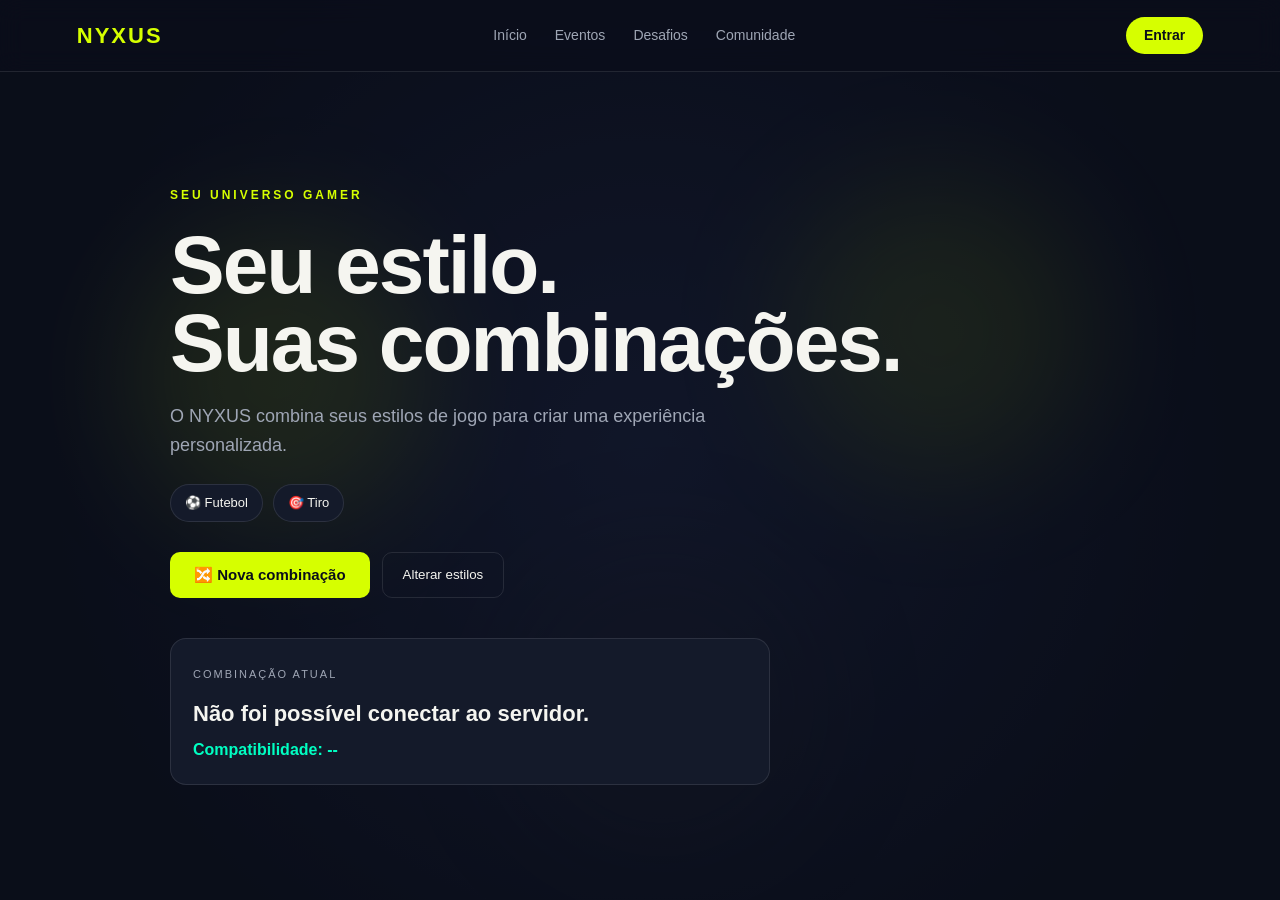
<file: index.html>
<!DOCTYPE html>
<html lang="pt-BR">
<head>
    <meta charset="UTF-8">
    <meta name="viewport" content="width=device-width, initial-scale=1.0">
    <title>NYXUS</title>
    <link rel="stylesheet" href="style.css">
</head>
<body>
    <!-- Animação de fundo -->
    <div id="animationBackground" class="animation-background">
        <div id="animationOne" class="animation-object"></div>
        <div id="animationTwo" class="animation-object"></div>
        <div id="animationThree" class="animation-object"></div>
    </div>
    <div class="overlay"></div> 

    <!-- Cabeçalho -->
    <header class="navbar">
        <div class="logo">NYXUS</div>
        <nav>
            <a href="#">Início</a><a href="#">Eventos</a><a href="#">Desafios</a><a href="#">Comunidade</a>
        </nav>
        <!-- ÁREA DO PERFIL - AGORA DINÂMICA -->
        <div class="profile" id="profileArea">
            <!-- Mostra quando NINGUÉM está logado -->
            <a href="login.html" id="loginLink" class="login-btn">Entrar</a>
            <!-- Mostra quando ALGUÉM está logado (começa escondido) -->
            <div id="userInfo" class="user-logged hidden">
                <div class="avatar" id="avatarLetter"></div>
                <span id="userName"></span>
                <button onclick="sair()" class="logout-btn">sair</button>
            </div>
        </div>
    </header>

    <main>
        <section class="hero">
            <span class="tag">SEU UNIVERSO GAMER</span>
            <h1>Seu estilo.<br>Suas combinações.</h1>
            <p id="description">O NYXUS combina seus estilos de jogo para criar uma experiência personalizada.</p>
            <div id="selectedStyles" class="selected-styles"></div>
            <div class="actions">
                <button id="generateButton" class="primary-button">🔀 Nova combinação</button>
                <button id="changeButton" class="secondary-button">Alterar estilos</button>
            </div>
            <div id="combinationResult" class="combination-result">
                <span class="result-title">COMBINAÇÃO ATUAL</span>
                <div id="resultText">Carregando combinação...</div>
                <div id="score">Compatibilidade: --</div>
            </div>
        </section>

        <section id="stylePanel" class="style-panel hidden">
            <h2>Escolha seus estilos</h2>
            <p>Escolha no máximo 3 estilos.</p>
            <div class="style-options">
                <button class="style-option" data-style="futebol">⚽ Futebol</button>
                <button class="style-option" data-style="tiro">🎯 Tiro</button>
                <button class="style-option" data-style="corrida">🏎‍🟀 Corrida</button>
            </div>
            <label for="animationAmount">Animações por estilo</label>
            <select id="animationAmount"><option value="1">1 animação</option><option value="2">2 animações</option></select>
            <button id="saveStyles" class="primary-button">Salvar combinação</button>
        </section>
    </main>
    <script src="app.js"></script>
</body>
</html>
</file>
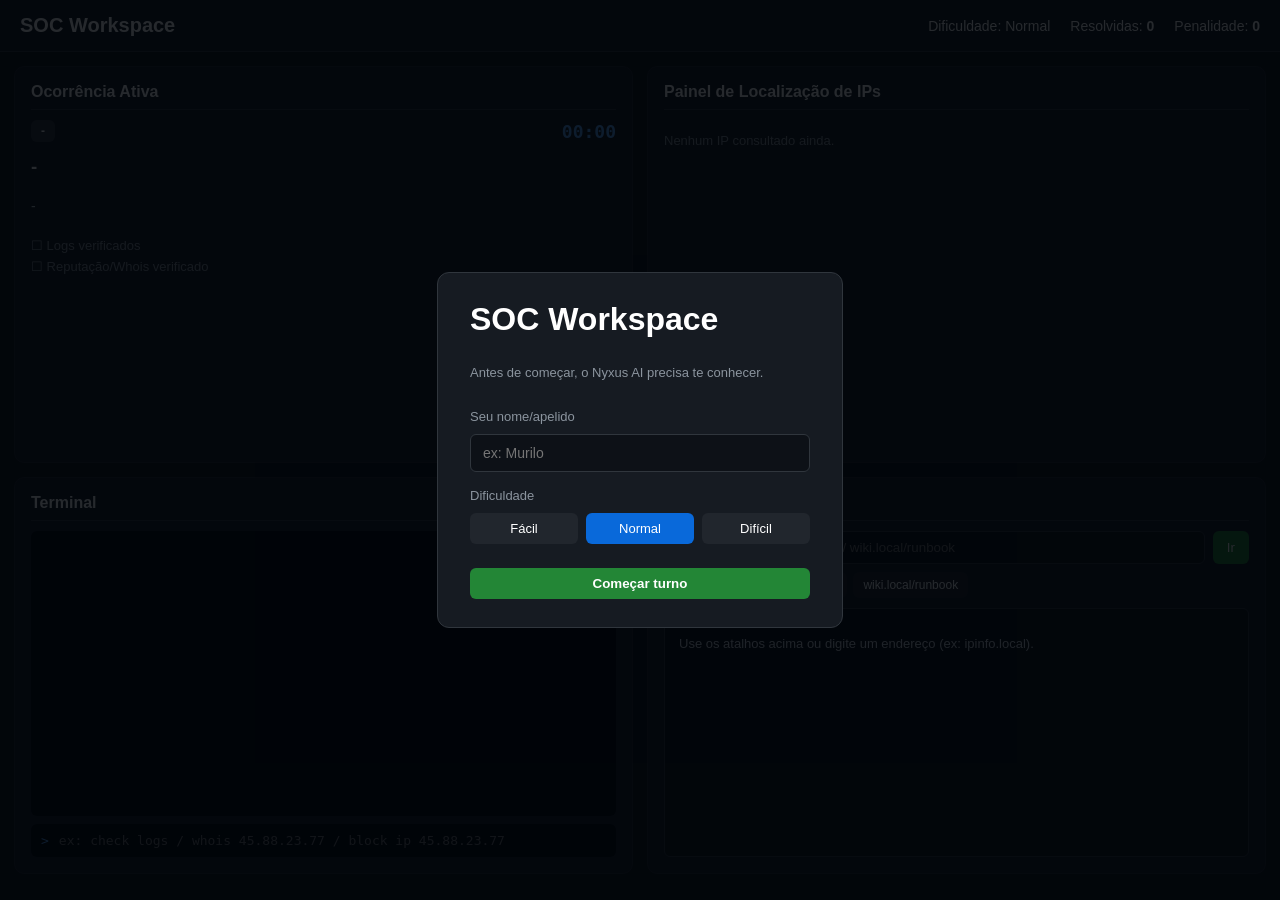
<file: soc-workspace/index.html>
<!DOCTYPE html>
<html lang="pt-BR">
<head>
    <meta charset="UTF-8">
    <meta name="viewport" content="width=device-width, initial-scale=1.0">
    <title>SOC Workspace</title>
    <link rel="stylesheet" href="workspace.css">
</head>
<body>

<!-- Tela inicial -->
<div id="startScreen" class="overlay">
    <div class="start-box">
        <h1>SOC Workspace</h1>
        <p class="muted">Antes de começar, o Nyxus AI precisa te conhecer.</p>

        <label for="playerNameInput">Seu nome/apelido</label>
        <input type="text" id="playerNameInput" placeholder="ex: Murilo" autocomplete="off">

        <label>Dificuldade</label>
        <div class="difficulty-options" id="difficultyOptions">
            <button type="button" class="difficulty-btn" data-diff="facil">Fácil</button>
            <button type="button" class="difficulty-btn selected" data-diff="normal">Normal</button>
            <button type="button" class="difficulty-btn" data-diff="dificil">Difícil</button>
        </div>

        <button id="startButton">Começar turno</button>
    </div>
</div>

<!-- Mensagem do chefe (Nyxus AI) -->
<div id="bossOverlay" class="overlay hidden">
    <div class="boss-box">
        <div class="boss-header">
            <span class="boss-avatar">😎</span>
            <div>
                <div class="boss-name">Nyxus AI</div>
                <div class="boss-role">Chefe de plantão</div>
            </div>
        </div>
        <div id="bossMessageBody" class="boss-body"></div>
        <button id="bossAckButton">Show, vou resolver!</button>
    </div>
</div>

<header>
    <h1>SOC Workspace</h1>
    <div class="status-bar">
        <span id="difficultyLabel">Dificuldade: Normal</span>
        <span>Resolvidas: <strong id="resolvedCount">0</strong></span>
        <span>Penalidade: <strong id="penaltyCount">0</strong></span>
    </div>
</header>

<div class="workspace-grid">

    <!-- Ocorrência ativa -->
    <div class="panel" id="incidentPanel">
        <h2>Ocorrência Ativa</h2>
        <div class="incident-header">
            <span id="incidentPriority" class="priority-badge">-</span>
            <span id="incidentTimer" class="timer">00:00</span>
        </div>
        <h3 id="incidentTitle">-</h3>
        <p id="incidentDescription">-</p>
        <ul class="checklist">
            <li id="checkLogs">☐ Logs verificados</li>
            <li id="checkWhois">☐ Reputação/Whois verificado</li>
        </ul>
    </div>

    <!-- Painel de IPs -->
    <div class="panel" id="ipPanel">
        <h2>Painel de Localização de IPs</h2>
        <div id="ipInfoBox" class="ip-info-box">
            <p class="muted">Nenhum IP consultado ainda.</p>
        </div>
    </div>

    <!-- Terminal -->
    <div class="panel" id="terminalPanel">
        <h2>Terminal</h2>
        <div id="terminalOutput" class="terminal-output"></div>
        <div class="terminal-input-row">
            <span class="prompt">&gt;</span>
            <input type="text" id="terminalInput" placeholder="ex: check logs / whois 45.88.23.77 / block ip 45.88.23.77" autocomplete="off">
        </div>
    </div>

    <!-- Navegador -->
    <div class="panel" id="browserPanel">
        <h2>Navegador</h2>
        <div class="browser-bar">
            <input type="text" id="browserUrl" placeholder="ipinfo.local / threatintel.local / wiki.local/runbook">
            <button onclick="goToUrl()">Ir</button>
        </div>
        <div class="bookmarks">
            <button onclick="navigate('ipinfo.local')">ipinfo.local</button>
            <button onclick="navigate('threatintel.local')">threatintel.local</button>
            <button onclick="navigate('wiki.local/runbook')">wiki.local/runbook</button>
        </div>
        <div id="browserContent" class="browser-content">
            <p>Use os atalhos acima ou digite um endereço (ex: ipinfo.local).</p>
        </div>
    </div>

</div>

<script src="workspace.js"></script>
</body>
</html>
</file>
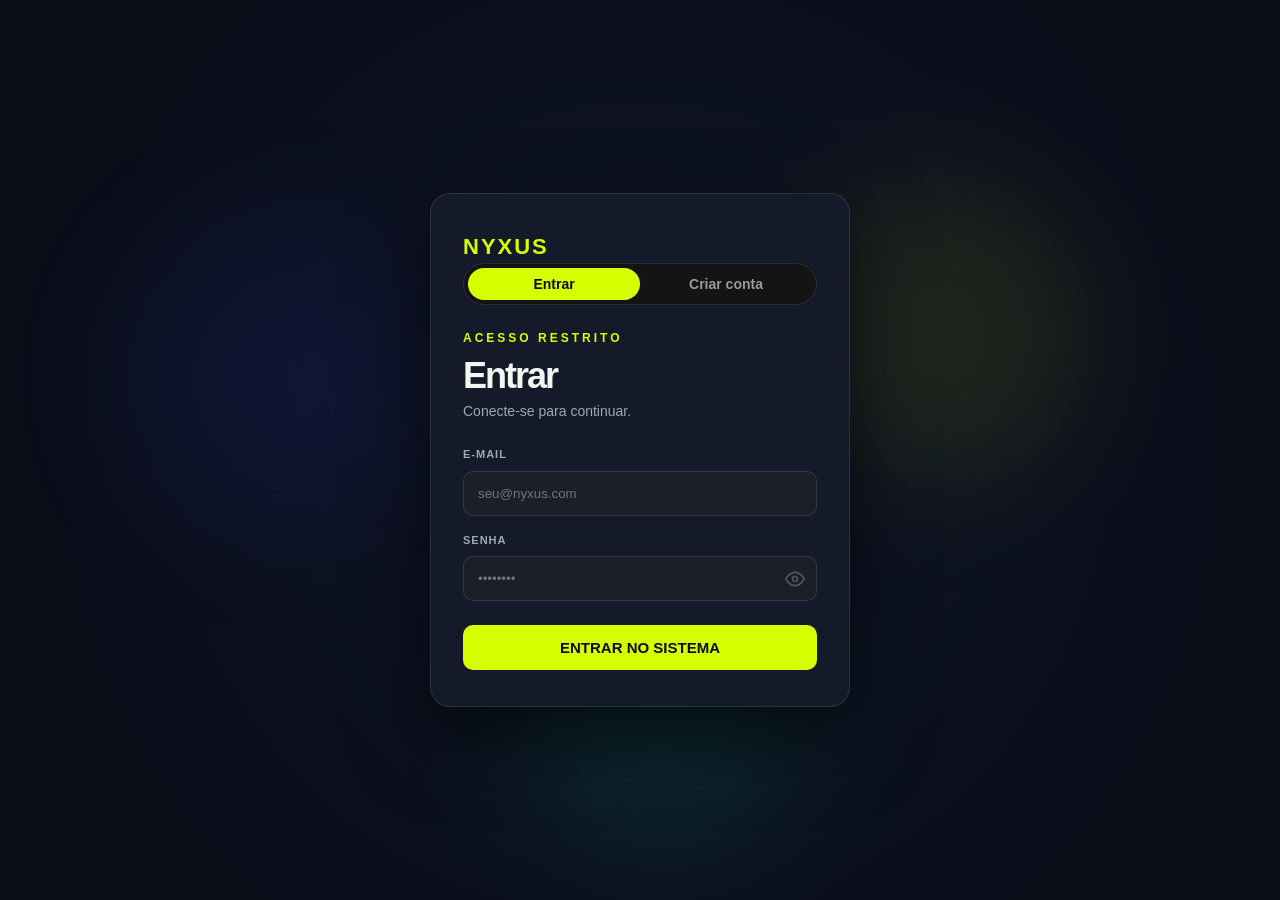
<file: catalogo.html>
<!DOCTYPE html>
<html lang="pt-BR">
<head>
  <meta charset="UTF-8">
  <meta name="viewport" content="width=device-width, initial-scale=1.0">
  <title>NYXUS - Catálogo</title>
  <link rel="stylesheet" href="style.css">
  <link rel="stylesheet" href="catalogo.css">
</head>
<body>

  <header class="navbar">
    <div class="logo">NYXUS</div>
    <nav>
      <a href="index.html">Início</a>
      <a href="#" class="nav-active">Catálogo</a>
      <a href="#">Eventos</a>
      <a href="#">Comunidade</a>
    </nav>
    <div class="user-info">
      <div id="avatarLetter" class="avatar"></div>
      <div>
        <div id="userName"></div>
        <div id="planoBadge" class="plano-badge"></div>
      </div>
      <button onclick="sair()">Sair</button>
    </div>
  </header>

  <main class="catalogo-main">
    <header class="catalogo-header">
      <h1>Catálogo de Jogos</h1>
      <p class="catalogo-sub">Escolha entre jogos grátis e premium</p>
      <div class="catalogo-filtros">
        <button class="filtro-btn active" data-filtro="todos">Todos</button>
        <button class="filtro-btn" data-filtro="futebol">Futebol</button>
        <button class="filtro-btn" data-filtro="corrida">Corrida</button>
        <button class="filtro-btn" data-filtro="luta">Luta</button>
        <button class="filtro-btn" data-filtro="construcao">Construção</button>
        <button class="filtro-btn" data-filtro="cyber">Cyber</button>
      </div>
    </header>

    <section class="catalogo-secao">
      <div class="secao-header">
        <h2>Jogos Grátis</h2>
      </div>
      <div id="gridGratis" class="jogos-grid"></div>
    </section>

    <section class="catalogo-secao">
      <div class="secao-header">
        <h2>Jogos Premium <span class="plano-badge badge-premium">⭐ Premium</span></h2>
      </div>
      <div id="gridPremium" class="jogos-grid"></div>
    </section>
  </main>

  <!-- Modal de assinatura -->
  <div id="modalAssinatura" class="modal">
    <div class="modal-content">
      <h2>Escolha seu plano</h2>
      <p>Desbloqueie todos os jogos premium e aproveite sem limites!</p>

      <div class="planos">
        <div class="plano-card plano-gratis">
          <h3>🔓 Plano Grátis</h3>
          <p>Acesso apenas aos jogos grátis.</p>
          <button disabled>Já ativo</button>
        </div>

        <div class="plano-card plano-mensal">
          <h3>💳 Plano Mensal</h3>
          <p>R$ 19,90/mês</p>
          <button onclick="assinarPlano('mensal')">Assinar</button>
        </div>

        <div class="plano-card plano-anual">
          <h3>⭐ Plano Anual</h3>
          <p>R$ 199,00/ano</p>
          <button onclick="assinarPlano('anual')">Assinar</button>
        </div>
      </div>

      <button onclick="fecharModal()">Fechar</button>
    </div>
  </div>

  <!-- Modal de introdução do jogo -->
  <div id="modalJogo" class="modal">
    <div class="modal-content">
      <h2 id="modalJogoNome"></h2>
      <p id="modalJogoDesc"></p>
      <button id="modalJogoBtn" class="primary-button">▶ Jogar agora</button>
      <button onclick="fecharModalJogo()">Fechar</button>
    </div>
  </div>

  <!-- Modal de jogo embutido -->
  <div id="modalJogoEmbed" class="jogo-embed-overlay">
    <div class="jogo-embed-topbar">
      <span id="jogoEmbedNome"></span>
      <button onclick="fecharJogoEmbed()">✕ Voltar ao catálogo</button>
    </div>
    <div id="jogoEmbedFrame" class="jogo-embed-frame-wrap"></div>
  </div>

  <!-- Jogos pré-carregados escondidos (ficam prontos assim que a página abre) -->
  <div id="jogoPreloadContainer" style="display:none;"></div>

  <style>
    .jogo-embed-overlay{
      display:none;
      position:fixed;
      inset:0;
      z-index:1000;
      background:#000;
      flex-direction:column;
    }
    .jogo-embed-overlay.open{
      display:flex;
    }
    .jogo-embed-topbar{
      display:flex;
      justify-content:space-between;
      align-items:center;
      padding:10px 16px;
      background:#161b22;
      border-bottom:1px solid #30363d;
      color:white;
      font-family:Arial, sans-serif;
    }
    .jogo-embed-topbar button{
      background:#21262d;
      color:white;
      border:none;
      padding:8px 14px;
      border-radius:6px;
      cursor:pointer;
    }
    .jogo-embed-topbar button:hover{
      background:#30363d;
    }
    .jogo-embed-frame-wrap{
      flex:1;
      display:flex;
    }
    .jogo-embed-frame-wrap iframe,
    .jogo-preload-frame{
      width:100%;
      height:100%;
      border:none;
      flex:1;
    }
  </style>

  <script src="catalogo.js"></script>
</body>
</html>
</file>
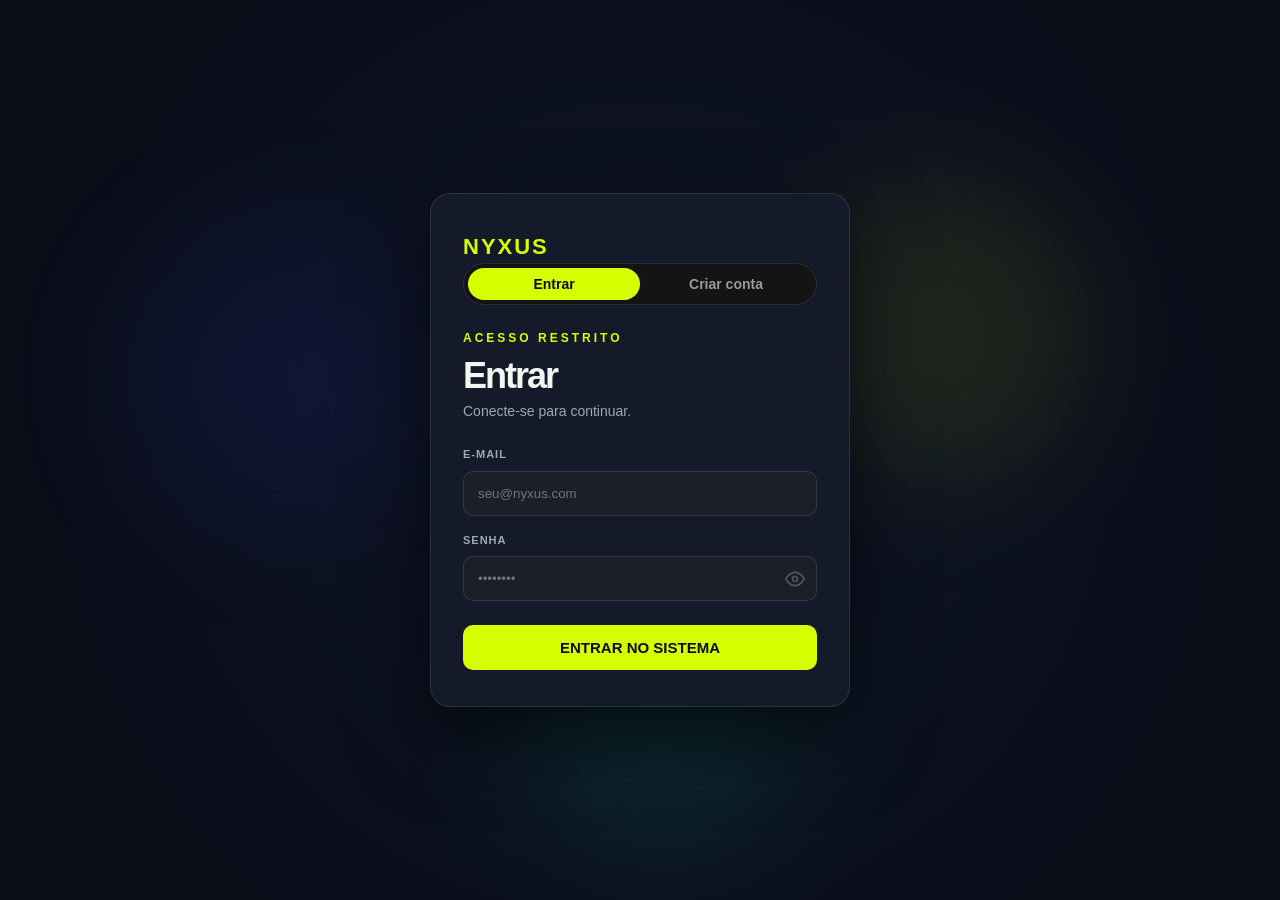
<file: login.html>
<!DOCTYPE html>
<html lang="pt-br">
<head>
<meta charset="UTF-8">
<meta name="viewport" content="width=device-width, initial-scale=1.0">
<title>NYXUS - Acesso</title>
<link rel="stylesheet" href="style.css">
<link rel="stylesheet" href="login.css">
</head>
<body>

<div class="animation-background">
  <div class="animation-object" id="animationOne"></div>
  <div class="animation-object" id="animationTwo"></div>
  <div class="animation-object" id="animationThree"></div>
</div>
<div class="overlay"></div>

<div class="login-wrapper">
  <div class="login-card">
    <div class="logo">NYXUS</div>

    <!-- Abas -->
    <div class="tabs">
      <button class="tab active" id="tabEntrar" onclick="trocarAba('entrar')">Entrar</button>
      <button class="tab" id="tabCadastro" onclick="trocarAba('cadastro')">Criar conta</button>
    </div>

    <!-- Formulário de Login -->
    <div id="painelEntrar">
      <div class="tag">Acesso restrito</div>
      <h1>Entrar</h1>
      <p class="sub">Conecte-se para continuar.</p>

      <form id="loginForm">
        <label class="login-label">E-MAIL</label>
        <input class="login-input" type="email" id="loginEmail" placeholder="seu@nyxus.com" required>

        <label class="login-label">SENHA</label>
        <div class="input-password-wrapper">
          <input class="login-input" type="password" id="loginSenha" placeholder="••••••••" required>
          <button type="button" class="toggle-password" id="toggleLogin" aria-label="Mostrar senha">
            <svg id="iconShowLogin" xmlns="http://www.w3.org/2000/svg" width="20" height="20" viewBox="0 0 24 24" fill="none" stroke="currentColor" stroke-width="2" stroke-linecap="round" stroke-linejoin="round">
              <path d="M1 12s4-8 11-8 11 8 11 8-4 8-11 8-11-8-11-8z"/>
              <circle cx="12" cy="12" r="3"/>
            </svg>
            <svg id="iconHideLogin" xmlns="http://www.w3.org/2000/svg" width="20" height="20" viewBox="0 0 24 24" fill="none" stroke="currentColor" stroke-width="2" stroke-linecap="round" stroke-linejoin="round" style="display:none">
              <path d="M17.94 17.94A10.07 10.07 0 0 1 12 20c-7 0-11-8-11-8a18.45 18.45 0 0 1 5.06-5.94"/>
              <path d="M9.9 4.24A9.12 9.12 0 0 1 12 4c7 0 11 8 11 8a18.5 18.5 0 0 1-2.16 3.19"/>
              <line x1="1" y1="1" x2="23" y2="23"/>
            </svg>
          </button>
        </div>

        <button class="primary-button login-submit" type="submit">ENTRAR NO SISTEMA</button>
      </form>

      <div class="login-result" id="resultBoxLogin">
        <div class="result-title" id="resultTitleLogin">STATUS</div>
        <div id="loginMsg"></div>
      </div>
    </div>

    <!-- Formulário de Cadastro -->
    <div id="painelCadastro" style="display:none">
      <div class="tag">Crie sua conta</div>
      <h1>Cadastro</h1>
      <p class="sub">Preencha os dados para começar.</p>

      <form id="cadastroForm">
        <label class="login-label">NOME</label>
        <input class="login-input" type="text" id="cadastroNome" placeholder="Seu nome" required>

        <label class="login-label">E-MAIL</label>
        <input class="login-input" type="email" id="cadastroEmail" placeholder="seu@nyxus.com" required>

        <label class="login-label">SENHA</label>
        <div class="input-password-wrapper">
          <input class="login-input" type="password" id="cadastroSenha" placeholder="••••••••" required>
          <button type="button" class="toggle-password" id="toggleCadastro" aria-label="Mostrar senha">
            <svg id="iconShowCadastro" xmlns="http://www.w3.org/2000/svg" width="20" height="20" viewBox="0 0 24 24" fill="none" stroke="currentColor" stroke-width="2" stroke-linecap="round" stroke-linejoin="round">
              <path d="M1 12s4-8 11-8 11 8 11 8-4 8-11 8-11-8-11-8z"/>
              <circle cx="12" cy="12" r="3"/>
            </svg>
            <svg id="iconHideCadastro" xmlns="http://www.w3.org/2000/svg" width="20" height="20" viewBox="0 0 24 24" fill="none" stroke="currentColor" stroke-width="2" stroke-linecap="round" stroke-linejoin="round" style="display:none">
              <path d="M17.94 17.94A10.07 10.07 0 0 1 12 20c-7 0-11-8-11-8a18.45 18.45 0 0 1 5.06-5.94"/>
              <path d="M9.9 4.24A9.12 9.12 0 0 1 12 4c7 0 11 8 11 8a18.5 18.5 0 0 1-2.16 3.19"/>
              <line x1="1" y1="1" x2="23" y2="23"/>
            </svg>
          </button>
        </div>

        <label class="login-label">CONFIRMAR SENHA</label>
        <div class="input-password-wrapper">
          <input class="login-input" type="password" id="cadastroConfirmar" placeholder="••••••••" required>
          <button type="button" class="toggle-password" id="toggleConfirmar" aria-label="Mostrar senha">
            <svg id="iconShowConfirmar" xmlns="http://www.w3.org/2000/svg" width="20" height="20" viewBox="0 0 24 24" fill="none" stroke="currentColor" stroke-width="2" stroke-linecap="round" stroke-linejoin="round">
              <path d="M1 12s4-8 11-8 11 8 11 8-4 8-11 8-11-8-11-8z"/>
              <circle cx="12" cy="12" r="3"/>
            </svg>
            <svg id="iconHideConfirmar" xmlns="http://www.w3.org/2000/svg" width="20" height="20" viewBox="0 0 24 24" fill="none" stroke="currentColor" stroke-width="2" stroke-linecap="round" stroke-linejoin="round" style="display:none">
              <path d="M17.94 17.94A10.07 10.07 0 0 1 12 20c-7 0-11-8-11-8a18.45 18.45 0 0 1 5.06-5.94"/>
              <path d="M9.9 4.24A9.12 9.12 0 0 1 12 4c7 0 11 8 11 8a18.5 18.5 0 0 1-2.16 3.19"/>
              <line x1="1" y1="1" x2="23" y2="23"/>
            </svg>
          </button>
        </div>

        <label class="login-label">CÓDIGO DE ACESSO</label>
        <input class="login-input" type="text" id="cadastroCodigo" placeholder="NYXUS-XXXX-XXXX" required>

        <button class="primary-button login-submit" type="submit">CRIAR CONTA</button>
      </form>

      <div class="login-result" id="resultBoxCadastro">
        <div class="result-title" id="resultTitleCadastro">STATUS</div>
        <div id="cadastroMsg"></div>
      </div>
    </div>

  </div>
</div>

<style>
  .tabs {
    display: flex;
    gap: 0;
    margin-bottom: 1.5rem;
    background: var(--bg-surface, #141414);
    border: 1px solid var(--border, rgba(255,255,255,0.07));
    border-radius: 999px;
    padding: 4px;
  }
  .tab {
    flex: 1;
    background: none;
    border: none;
    color: var(--text-secondary, #9a9a9a);
    font-family: 'Space Grotesk', sans-serif;
    font-size: 0.875rem;
    font-weight: 600;
    padding: 0.5rem 1rem;
    border-radius: 999px;
    cursor: pointer;
    transition: all 0.25s ease;
  }
  .tab.active {
    background: var(--lima, #D6FF00);
    color: #0d0d0d;
  }
  .input-password-wrapper {
    position: relative;
    display: flex;
    align-items: center;
  }
  .input-password-wrapper .login-input {
    width: 100%;
    padding-right: 2.8rem;
  }
  .toggle-password {
    position: absolute;
    right: 0.75rem;
    background: none;
    border: none;
    cursor: pointer;
    color: var(--text-muted, #555);
    display: flex;
    align-items: center;
    padding: 0;
    transition: color 0.2s;
  }
  .toggle-password:hover { color: var(--lima, #D6FF00); }
</style>

<script src="login.js"></script>
</body>
</html>
</file>
<file: style.css>
/* Remove margens e espaçamentos padrão de todos os elementos. */
* {
    margin: 0;
    padding: 0;
    box-sizing: border-box;
}

/* Define as cores principais do projeto NIXUS. */
:root {
    /* Fundo principal. */
    --bg: #0A0E1A;
    /* Fundo dos cards. */
    --bg-card: #141A2A;
    /* Cor dos textos principais. */
    --text: #F5F5F0;
    /* Cor dos textos secundários. */
    --text-dim: #9fa6b5;
    /* Cor principal - lima tóxico. */
    --primary: #D6FF00;
    /* Cor secundária - ciano. */
    --secondary: #00FFC2;
    /* Cor das bordas. */
    --border: rgba(255, 255, 255, 0.1);
    /* Arredondamento padrão. */
    --radius: 16px;
}

/* Define o comportamento geral da página. */
body {
    /* Fonte mais moderna e legível. */
    font-family: 'Inter', Arial, Helvetica, sans-serif;
    background: var(--bg);
    color: var(--text);
    overflow-x: hidden;
    min-height: 100vh;
    line-height: 1.5;
    -webkit-font-smoothing: antialiased;
}

/* Define o fundo animado. */
.animation-background {
    position: fixed;
    inset: 0;
    z-index: -3;
    overflow: hidden;
    background: radial-gradient(circle at center, #1a2340, var(--bg) 75%);
}

/* Cria os objetos que representam as animações. */
.animation-object {
    position: absolute;
    width: 300px;
    height: 300px;
    border-radius: 50%;
    filter: blur(60px);
    opacity: 0.22;
    will-change: transform;
    transition: all 1.5s ease;
}

/* Define a primeira esfera visual. */
#animationOne {
    left: 10%;
    top: 25%;
    background: #334dff;
    animation: moveOne 7s infinite alternate ease-in-out;
}

/* Define a segunda esfera visual. */
#animationTwo {
    right: 15%;
    top: 20%;
    background: var(--primary);
    animation: moveTwo 8s infinite alternate ease-in-out;
}

/* Define a terceira esfera visual. */
#animationThree {
    left: 40%;
    bottom: 5%;
    background: var(--secondary);
    animation: moveThree 9s infinite alternate ease-in-out;
}

/* Define o movimento da primeira animação. */
@keyframes moveOne {
    from { transform: translate(0, 0) scale(1); }
    to { transform: translate(120px, 70px) scale(1.4); }
}

/* Define o movimento da segunda animação. */
@keyframes moveTwo {
    from { transform: translate(0, 0) scale(1); }
    to { transform: translate(-100px, 80px) scale(1.3); }
}

/* Define o movimento da terceira animação. */
@keyframes moveThree {
    from { transform: translate(0, 0) scale(1); }
    to { transform: translate(80px, -100px) scale(1.5); }
}

/* Cria uma camada escura sobre o fundo. */
.overlay {
    position: fixed;
    inset: 0;
    background: rgba(10, 14, 26, 0.6);
    z-index: -2;
}

/* Define o cabeçalho. */
.navbar {
    display: flex;
    align-items: center;
    justify-content: space-between;
    min-height: 72px;
    padding: 0 6%;
    border-bottom: 1px solid var(--border);
    background: rgba(10, 14, 26, 0.7);
    backdrop-filter: blur(12px);
    position: sticky;
    top: 0;
    z-index: 10;
}

/* Define o logotipo. */
.logo {
    font-size: 22px;
    font-weight: 900;
    letter-spacing: 2px;
    color: var(--primary);
}

/* Define o menu. */
nav {
    display: flex;
    gap: 28px;
}

/* Define os links. */
nav a {
    text-decoration: none;
    color: var(--text-dim);
    font-size: 14px;
    font-weight: 500;
    transition: 0.2s;
}

/* Define o comportamento ao passar o mouse. */
nav a:hover {
    color: var(--primary);
}

/* Define a área do perfil. */
.profile {
    display: flex;
    align-items: center;
    gap: 12px;
}

/* Define o botão de entrar. */
.login-btn {
    background: var(--primary);
    color: var(--bg);
    padding: 8px 18px;
    border-radius: 99px;
    text-decoration: none;
    font-weight: 800;
    font-size: 14px;
    transition: 0.2s;
}
.login-btn:hover {
    filter: brightness(1.1);
}

/* Define área do usuário logado. */
.user-logged {
    display: flex;
    align-items: center;
    gap: 10px;
}

/* Define o avatar. */
.avatar {
    width: 36px;
    height: 36px;
    border-radius: 50%;
    display: grid;
    place-items: center;
    background: var(--primary);
    color: var(--bg);
    font-weight: 900;
}

/* Define botão sair. */
.logout-btn {
    background: transparent;
    border: 1px solid var(--border);
    color: var(--text-dim);
    padding: 4px 10px;
    border-radius: 20px;
    cursor: pointer;
    font-size: 12px;
}

/* Define a área principal. */
main {
    position: relative;
    min-height: calc(100vh - 72px);
}

/* Define a seção principal. */
.hero {
    max-width: 1000px;
    margin: 0 auto;
    padding: 110px 30px 80px;
}

/* Define a pequena etiqueta. */
.tag {
    color: var(--primary);
    font-size: 12px;
    letter-spacing: 3px;
    font-weight: 800;
    text-transform: uppercase;
}

/* Define o título. */
h1 {
    font-size: clamp(44px, 7vw, 82px);
    line-height: 0.95;
    margin: 20px 0;
    font-weight: 800;
    letter-spacing: -2px;
}

/* Define o parágrafo. */
.hero p {
    max-width: 600px;
    font-size: 18px;
    line-height: 1.6;
    color: var(--text-dim);
}

/* Define a área dos estilos selecionados. */
.selected-styles {
    display: flex;
    flex-wrap: wrap;
    gap: 10px;
    margin-top: 25px;
}

/* Define cada estilo. */
.style-chip {
    background: var(--bg-card);
    border: 1px solid var(--border);
    border-radius: 30px;
    padding: 8px 14px;
    color: var(--text);
    font-size: 13px;
}

/* Define a área dos botões. */
.actions {
    display: flex;
    gap: 12px;
    margin-top: 30px;
    flex-wrap: wrap;
}

/* Define o botão principal. */
.primary-button {
    border: none;
    background: var(--primary);
    color: var(--bg);
    padding: 14px 24px;
    border-radius: 10px;
    cursor: pointer;
    font-size: 15px;
    font-weight: 800;
    transition: 0.2s;
}

/* Define o efeito do botão principal. */
.primary-button:hover {
    transform: translateY(-2px);
    box-shadow: 0 8px 20px rgba(214, 255, 0, 0.25);
}

/* Define o botão secundário. */
.secondary-button {
    background: transparent;
    color: var(--text);
    border: 1px solid var(--border);
    padding: 14px 20px;
    border-radius: 10px;
    cursor: pointer;
    transition: 0.2s;
}
.secondary-button:hover {
    border-color: var(--text);
}

/* Define o painel de resultado. */
.combination-result {
    max-width: 600px;
    margin-top: 40px;
    background: var(--bg-card);
    border: 1px solid var(--border);
    border-radius: var(--radius);
    padding: 22px;
}

/* Define o título do resultado. */
.result-title {
    font-size: 11px;
    letter-spacing: 2px;
    color: var(--text-dim);
}

/* Define o texto do resultado. */
#resultText {
    margin-top: 12px;
    font-size: 22px;
    font-weight: 700;
}

/* Define a pontuação. */
#score {
    margin-top: 8px;
    color: var(--secondary);
    font-weight: 700;
}

/* Define o painel de seleção. */
.style-panel {
    position: fixed;
    top: 50%;
    left: 50%;
    transform: translate(-50%, -50%);
    width: min(90%, 500px);
    background: var(--bg-card);
    border: 1px solid var(--border);
    border-radius: 20px;
    padding: 30px;
    z-index: 20;
    box-shadow: 0 30px 100px rgba(0, 0, 0, 0.6);
}

/* Esconde o painel quando necessário. */
.hidden {
    display: none !important;
}

/* Define o título do painel. */
.style-panel h2 {
    margin-bottom: 8px;
}

/* Define o texto do painel. */
.style-panel p {
    color: var(--text-dim);
    margin-bottom: 20px;
}

/* Define as opções de estilo. */
.style-options {
    display: grid;
    grid-template-columns: repeat(3, 1fr);
    gap: 10px;
    margin-bottom: 20px;
}

/* Define cada opção. */
.style-option {
    background: #1a1f2a;
    border: 1px solid var(--border);
    color: white;
    padding: 14px 8px;
    border-radius: 10px;
    cursor: pointer;
    transition: 0.2s;
}
.style-option:hover {
    border-color: var(--primary);
}

/* Define uma opção selecionada. */
.style-option.selected {
    border-color: var(--primary);
    background: rgba(214, 255, 0, 0.15);
    color: var(--primary);
    font-weight: 700;
}

/* Define o seletor. */
select {
    width: 100%;
    margin: 10px 0 20px;
    padding: 12px;
    background: #1a1f2a;
    color: white;
    border: 1px solid var(--border);
    border-radius: 8px;
}

/* Melhora acessibilidade no foco. */
a:focus-visible, button:focus-visible, select:focus-visible {
    outline: 2px solid var(--primary);
    outline-offset: 2px;
}

/* Adapta o menu para telas menores. */
@media (max-width: 700px) {
    nav {
        display: none;
    }
    .hero {
        padding-top: 70px;
    }
    h1 {
        font-size: 48px;
    }
    .style-options {
        grid-template-columns: 1fr;
    }
}
</file>
<file: soc-workspace/workspace.css>
body{
    margin:0;
    font-family:Arial, sans-serif;
    background:#0d1117;
    color:white;
    height:100vh;
    overflow:hidden;
}

header{
    background:#161b22;
    padding:14px 20px;
    display:flex;
    justify-content:space-between;
    align-items:center;
    border-bottom:1px solid #30363d;
}

header h1{
    margin:0;
    font-size:20px;
}

.status-bar{
    display:flex;
    gap:20px;
    font-size:14px;
}

.workspace-grid{
    display:grid;
    grid-template-columns: 1fr 1fr;
    grid-template-rows: 1fr 1fr;
    gap:14px;
    padding:14px;
    height:calc(100vh - 64px);
    box-sizing:border-box;
}

.panel{
    background:#161b22;
    border:1px solid #21262d;
    border-radius:10px;
    padding:16px;
    display:flex;
    flex-direction:column;
    overflow:hidden;
}

.panel h2{
    margin:0 0 10px 0;
    font-size:16px;
    border-bottom:1px solid #30363d;
    padding-bottom:8px;
}

.muted{
    color:#8b949e;
    font-size:13px;
}

/* ---- Ocorrência ---- */

.incident-header{
    display:flex;
    justify-content:space-between;
    align-items:center;
    margin-bottom:8px;
}

.priority-badge{
    padding:4px 10px;
    border-radius:6px;
    font-size:12px;
    font-weight:bold;
    background:#30363d;
}

.priority-badge.LOW{ background:#1a7f37; }
.priority-badge.MEDIUM{ background:#9e6a03; }
.priority-badge.HIGH{ background:#bc4c00; }
.priority-badge.CRITICAL{ background:#b62324; }

.boss-priority.LOW{ background:#1a7f37; }
.boss-priority.MEDIUM{ background:#9e6a03; }
.boss-priority.HIGH{ background:#bc4c00; }
.boss-priority.CRITICAL{ background:#b62324; }

.timer{
    font-family:monospace;
    font-size:18px;
    font-weight:bold;
    color:#58a6ff;
}

.timer.low-time{
    color:#f85149;
    animation: blinkTimer 1s infinite;
}

@keyframes blinkTimer{
    0%,100%{ opacity:1; }
    50%{ opacity:0.4; }
}

#incidentTitle{
    margin:6px 0;
}

#incidentDescription{
    font-size:14px;
    color:#c9d1d9;
}

.checklist{
    list-style:none;
    padding:0;
    margin-top:10px;
    font-size:13px;
}

.checklist li{
    margin-bottom:6px;
    color:#8b949e;
}

.checklist li.done{
    color:#3fb950;
}

/* ---- Painel de IPs ---- */

.ip-info-box{
    font-size:13px;
    overflow-y:auto;
}

.ip-record{
    background:#0d1117;
    border:1px solid #30363d;
    border-radius:6px;
    padding:10px;
    margin-bottom:8px;
}

.ip-record .ip-title{
    font-weight:bold;
    margin-bottom:4px;
}

.verdict-malicious{
    color:#f85149;
    font-weight:bold;
}

.verdict-clean{
    color:#3fb950;
    font-weight:bold;
}

.confirm-btn{
    margin-top:8px;
    background:#9e6a03;
    font-size:12px;
    padding:6px 10px;
}

.confirm-btn:hover{
    background:#bb8009;
}

.confirmed-tag{
    margin-top:8px;
    color:#3fb950;
    font-weight:bold;
    font-size:12px;
}

/* ---- Terminal ---- */

.terminal-output{
    flex:1;
    overflow-y:auto;
    font-family:monospace;
    font-size:13px;
    background:#010409;
    border-radius:6px;
    padding:10px;
    margin-bottom:8px;
}

.terminal-output .cmd-echo{
    color:#58a6ff;
}

.terminal-output .log-line{
    color:#c9d1d9;
}

.terminal-output .warn-text{
    color:#e3b341;
}

.terminal-output .success-text{
    color:#3fb950;
}

.terminal-output .critical-text{
    color:#f85149;
}

.terminal-output .low-text{
    color:#3fb950;
}

.terminal-output .muted-text{
    color:#8b949e;
    font-style:italic;
}

.terminal-input-row{
    display:flex;
    align-items:center;
    gap:8px;
    background:#010409;
    border-radius:6px;
    padding:8px 10px;
}

.prompt{
    color:#58a6ff;
    font-family:monospace;
}

#terminalInput{
    flex:1;
    background:transparent;
    border:none;
    outline:none;
    color:white;
    font-family:monospace;
    font-size:13px;
}

/* ---- Navegador ---- */

.browser-bar{
    display:flex;
    gap:8px;
    margin-bottom:8px;
}

#browserUrl{
    flex:1;
    padding:8px 10px;
    border-radius:6px;
    border:1px solid #30363d;
    background:#0d1117;
    color:white;
}

.bookmarks{
    display:flex;
    gap:6px;
    margin-bottom:10px;
}

.bookmarks button{
    background:#21262d;
    font-size:12px;
    padding:6px 10px;
}

.browser-content{
    flex:1;
    background:#0d1117;
    color:#c9d1d9;
    border-radius:6px;
    padding:14px;
    overflow-y:auto;
    font-size:13px;
    border:1px solid #30363d;
}

.browser-content h3{
    margin-top:0;
    color:white;
}

.browser-content input{
    padding:6px 8px;
    border:1px solid #30363d;
    border-radius:4px;
    margin-right:6px;
    background:#161b22;
    color:white;
}

.browser-content button{
    background:#0969da;
    color:white;
    padding:6px 12px;
    font-size:13px;
    border:none;
    border-radius:4px;
    cursor:pointer;
}

button{
    padding:8px 14px;
    cursor:pointer;
    background:#238636;
    color:white;
    border:none;
    border-radius:6px;
}

button:hover{
    background:#2ea043;
}

/* ---- Overlays (tela inicial e mensagem do chefe) ---- */

.overlay{
    position:fixed;
    inset:0;
    background:rgba(1,4,9,0.85);
    display:flex;
    align-items:center;
    justify-content:center;
    z-index:100;
}

.overlay.hidden{
    display:none;
}

.start-box{
    background:#161b22;
    border:1px solid #30363d;
    border-radius:12px;
    padding:28px 32px;
    width:340px;
    display:flex;
    flex-direction:column;
    gap:10px;
}

.start-box h1{
    margin:0 0 4px 0;
}

.start-box label{
    font-size:13px;
    color:#8b949e;
    margin-top:6px;
}

.start-box input{
    padding:10px 12px;
    border-radius:6px;
    border:1px solid #30363d;
    background:#0d1117;
    color:white;
    font-size:14px;
}

.difficulty-options{
    display:flex;
    gap:8px;
}

.difficulty-btn{
    flex:1;
    background:#21262d;
    font-size:13px;
    padding:8px 6px;
}

.difficulty-btn.selected{
    background:#0969da;
}

#startButton{
    margin-top:14px;
    font-weight:bold;
}

/* ---- Balão de mensagem do chefe (Nyxus AI) ---- */

.boss-box{
    background:#161b22;
    border:1px solid #30363d;
    border-radius:12px;
    padding:24px;
    width:420px;
    max-width:90vw;
}

.boss-header{
    display:flex;
    align-items:center;
    gap:12px;
    margin-bottom:14px;
    padding-bottom:12px;
    border-bottom:1px solid #30363d;
}

.boss-avatar{
    font-size:32px;
    background:#0d1117;
    border-radius:50%;
    width:48px;
    height:48px;
    display:flex;
    align-items:center;
    justify-content:center;
    border:1px solid #30363d;
}

.boss-name{
    font-weight:bold;
    font-size:15px;
}

.boss-role{
    font-size:12px;
    color:#8b949e;
}

.boss-body{
    font-size:14px;
    line-height:1.5;
    color:#c9d1d9;
    margin-bottom:16px;
}

.boss-body strong{
    color:white;
}

.boss-body .boss-priority{
    display:inline-block;
    padding:2px 8px;
    border-radius:6px;
    font-size:12px;
    font-weight:bold;
    margin:4px 0 10px 0;
}

.boss-body ul{
    margin:8px 0 0 0;
    padding-left:20px;
}

.boss-body li{
    margin-bottom:4px;
}

#bossAckButton{
    width:100%;
    font-weight:bold;
}
</file>
<file: catalogo.css>
/* ============================================================
   NYXUS — catalogo.css original
   ============================================================ */

/* Navbar ativo */
.nav-active {
  color: var(--lima) !important;
  font-weight: 600;
}

/* Badge de plano */
.plano-badge {
  font-family: 'Space Mono', monospace;
  font-size: 0.65rem;
  padding: 0.2rem 0.6rem;
  border-radius: var(--radius-pill);
  font-weight: 700;
  background: var(--lima-dim);
  border: 1px solid var(--border-lima);
  color: var(--lima);
}

/* Layout principal */
.catalogo-main {
  max-width: 1200px;
  margin: 0 auto;
  padding: 100px 3rem 4rem;
  display: flex;
  flex-direction: column;
  gap: 3rem;
}

.catalogo-header {
  display: flex;
  justify-content: space-between;
  align-items: flex-end;
  flex-wrap: wrap;
  gap: 1.5rem;
}

.catalogo-sub {
  color: var(--text-secondary);
  font-size: 1rem;
  margin-top: 0.5rem;
}

/* Filtros */
.catalogo-filtros {
  display: flex;
  gap: 0.5rem;
  flex-wrap: wrap;
}
.filtro-btn {
  background: var(--bg-card);
  border: 1px solid var(--border);
  color: var(--text-secondary);
  padding: 0.45rem 1rem;
  border-radius: var(--radius-pill);
  font-size: 0.8rem;
  font-weight: 500;
  cursor: pointer;
  transition: all var(--transition);
}
.filtro-btn:hover { border-color: var(--border-lima); color: var(--text-primary); }
.filtro-btn.active {
  background: var(--lima);
  border-color: var(--lima);
  color: #0d0d0d;
  font-weight: 700;
}

/* Seções */
.catalogo-secao { display: flex; flex-direction: column; gap: 1.25rem; }
.secao-header { display: flex; align-items: center; gap: 1rem; }
.secao-header h2 { font-size: 1.1rem; }
.badge-premium { background: rgba(255,200,0,0.08); border-color: rgba(255,200,0,0.3); color: #ffc800; }

/* Grade de jogos */
.jogos-grid {
  display: grid;
  grid-template-columns: repeat(3, 1fr);
  gap: 1.25rem;
}

/* Card de jogo */
.jogo-card {
  background: var(--bg-card);
  border: 1px solid var(--border);
  border-radius: var(--radius-lg);
  overflow: hidden;
  transition: all var(--transition);
  display: flex;
  flex-direction: column;
}
.jogo-card:hover {
  border-color: var(--border-lima);
  transform: translateY(-4px);
  box-shadow: 0 8px 32px rgba(214,255,0,0.1);
}
.jogo-card.bloqueado:hover {
  border-color: rgba(255,200,0,0.3);
  box-shadow: 0 8px 32px rgba(255,200,0,0.05);
}
.jogo-card.oculto { display: none; }

/* Capa */
.jogo-capa {
  width: 100%;
  height: 180px;
  display: flex;
  align-items: center;
  justify-content: center;
  font-size: 5rem;
  position: relative;
  overflow: hidden;
}
.cadeado-overlay {
  position: absolute;
  inset: 0;
  background: rgba(13,13,13,0.75);
  backdrop-filter: blur(4px);
  display: flex;
  align-items: center;
  justify-content: center;
  font-size: 2.5rem;
}

/* Info */
.jogo-info {
  padding: 1.25rem;
  display: flex;
  flex-direction: column;
  gap: 0.5rem;
  flex: 1;
}
.jogo-categoria {
  font-family: 'Space Mono', monospace;
  font-size: 0.65rem;
  letter-spacing: 0.1em;
  color: var(--text-muted);
  text-transform: uppercase;
}
.jogo-nome { font-size: 1.1rem; font-weight: 700; color: var(--text-primary); }
.jogo-desc { font-size: 0.82rem; color: var(--text-secondary); line-height: 1.5; flex: 1; }
.jogo-btn { margin-top: 0.75rem; width: 100%; }

.planos {
  display: flex;
  gap: 1rem;
  justify-content: center;
  margin-top: 1.5rem;
}

.plano-card {
  flex: 1;
  min-width: 180px;
  border-radius: var(--radius-lg);
  padding: 1rem;
  text-align: center;
  color: #fff;
}

/* Botões */
.plano-card button {
  border: none;
  padding: 0.5rem 1rem;
  border-radius: var(--radius-pill);
  cursor: pointer;
  font-weight: 600;
  width: 100%;
}
.plano-card button:disabled {
  background: rgba(255,255,255,0.3);
  cursor: not-allowed;
}

/* Estilos específicos */
.plano-gratis {
  background: #444;
}
.plano-gratis button {
  background: #666;
  color: #fff;
}

.plano-mensal {
  background: #007bff; /* azul */
}
.plano-mensal button {
  background: #0056b3;
  color: #fff;
}

.plano-anual {
  background: #ffc107; /* dourado */
  color: #000;
}
.plano-anual button {
  background: #e0a800;
  color: #000;
}
</file>
<file: login.css>
/* login.css - não interfere no seu style.css */
.login-wrapper {
  min-height: 100vh; display: grid; place-items: center;
  padding: 20px; position: relative; z-index: 1;
}
.login-card {
  width: min(92%, 420px); background: var(--bg-card);
  border: 1px solid var(--border); border-radius: 20px;
  padding: 36px 32px; box-shadow: 0 30px 80px rgba(0,0,0,.6);
}
.login-card h1 { font-size: 36px; margin: 12px 0 8px; }
.login-card .sub { color: var(--text-dim); font-size: 14px; margin-bottom: 24px; }
.login-label {
  font-size: 11px; letter-spacing: 1px; color: var(--text-dim);
  text-transform: uppercase; font-weight: 700; display: block; margin: 16px 0 8px;
}
.login-input {
  width: 100%; padding: 14px; background: #1a1f2a; color: white;
  border: 1px solid var(--border); border-radius: 10px; outline: none;
}
.login-input:focus { border-color: var(--primary); }
.login-submit { width: 100%; margin-top: 24px; }

.login-result {
  margin-top: 20px; background: #1a1f2a; border: 1px solid var(--border);
  border-radius: var(--radius); padding: 16px; display: none;
}
.login-result.show { display: block; }
.login-result.error { border-color: #ff4d4d; }
.login-result.success { border-color: var(--primary); }
</file>
